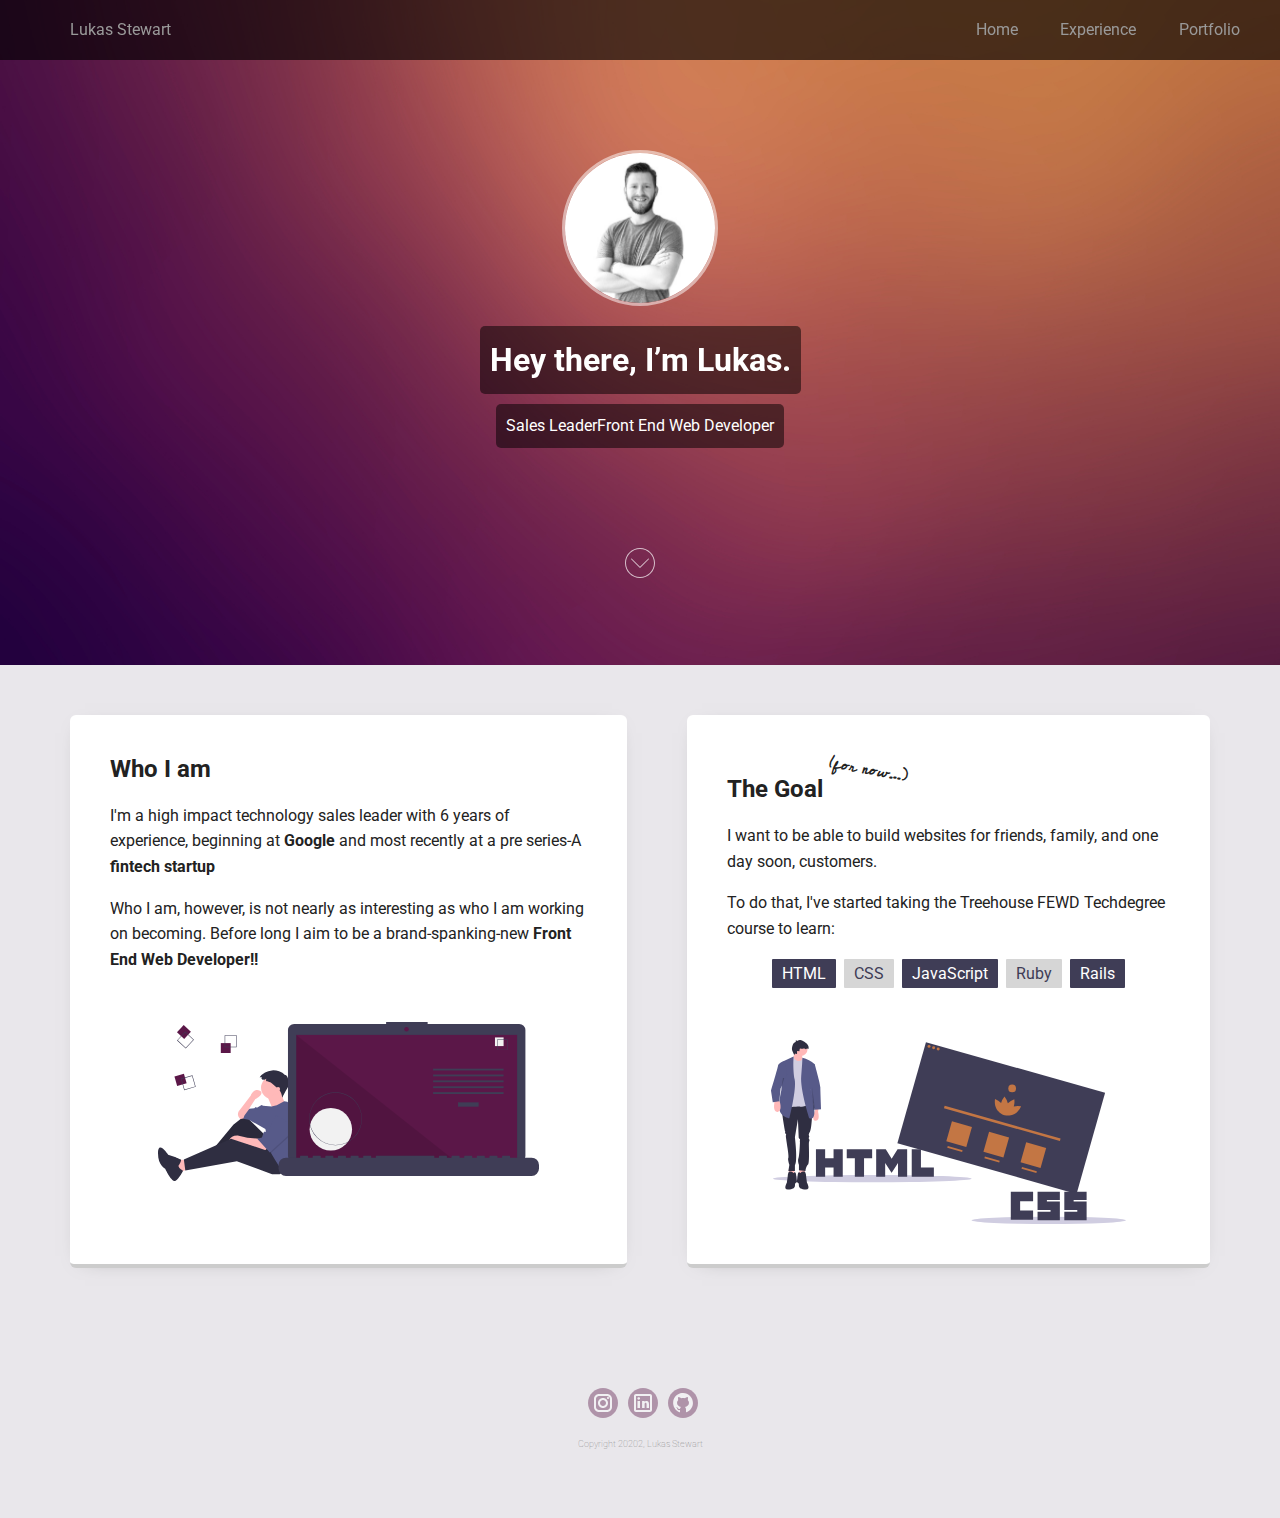
<file: index.html>
<!doctype html>
<html lang="en">
<head>
  <meta charset="utf-8">
  <title>Lukas Stewart's Profile</title>
  <meta name="viewport" content="width=device-width, initial-scale=1.0">
  <link rel="stylesheet" href="styles.css">
  <link href="https://fonts.googleapis.com/css?family=Muli%7CRoboto:400,300,500,700,900" rel="stylesheet">
  <link href="https://fonts.googleapis.com/css2?family=Cedarville+Cursive&display=swap" rel="stylesheet">
</head>
  <body>

    <div class="main-nav">
        <ul class="nav">
          <li class="name"> <a href="experience.html">Lukas Stewart</a></li>
          <li><a href="index.html" title="Home" class="menu link">Home</a></li>
          <li><a href="experience.html" title="Experience" class="menu link">Experience</a></li>
          <li><a href="#" title="Portfolio" class="menu link">Portfolio</a></li>
        </ul>
    </div>

    <header>
      <img src="images/headshot.png" alt="headshot of lukas stewart" class="profile-image hvr-bob">
      <h1 class="tag name hvr-float-shadow">Hey there, I’m Lukas.</h1>
      <p class="tag location"><span>Sales Leader</span><span>Front End Web Developer</span></p>
      <div class="learn-more-button">
        <img src="images/down-arrow.svg" alt="learn more button arrow" class="down-arrow">
      </a>
    </div>
    </header>

    <main class="flex">
      <div class="card">
        <h2>Who I am</h2>
        <p>I'm a high impact technology sales leader with 6 years of experience, beginning at <span class="emphasis">Google</span> and most recently at a pre series-A <span class="emphasis">fintech startup</span> </p>
        <p>Who I am, however, is not nearly as interesting as who I am working on becoming. Before long I aim to be a brand-spanking-new <span class="emphasis">Front End Web Developer!!</span></p>
        <img src="images/undraw_code_thinking_1jeh.svg" alt="illustration of coder thinking" class="undraw-illustration">
      </div> 

      <div class="card">
        <h2>The Goal <span class="hand-note">(for now...)</span></h2>
        <p>I want to be able to build websites for friends, family, and one day soon, customers.</p>
        <p>To do that, I've started taking the Treehouse FEWD Techdegree course to learn: </p>
        <ul class="skills">
          <li>HTML</li>
          <li>CSS</li>
          <li>JavaScript</li>
          <li>Ruby</li>
          <li>Rails</li>
        </ul>
        <img src="images/undraw_static_website_0107.svg" alt="illustration static website" class="undraw-illustration-right">

      </div> 

    </main>
    <footer class="main-footer">
      <ul>
        <li><a href="https://www.instagram.com/lukas.stewart/?hl=en" target="_blank" class="social instagram">Instagram</a></li>
        <li><a href="https://www.linkedin.com/in/lukasstewart/" target="_blank" class="social linkedin">LinkedIn</a></li>
        <li><a href="https://github.com/lukasstewart" target="_blank" class="social github">Github</a></li>
      </ul>
      <p class="copyright">Copyright 20202, Lukas Stewart</p>
    </footer>
  </body>
  </html>
</file>
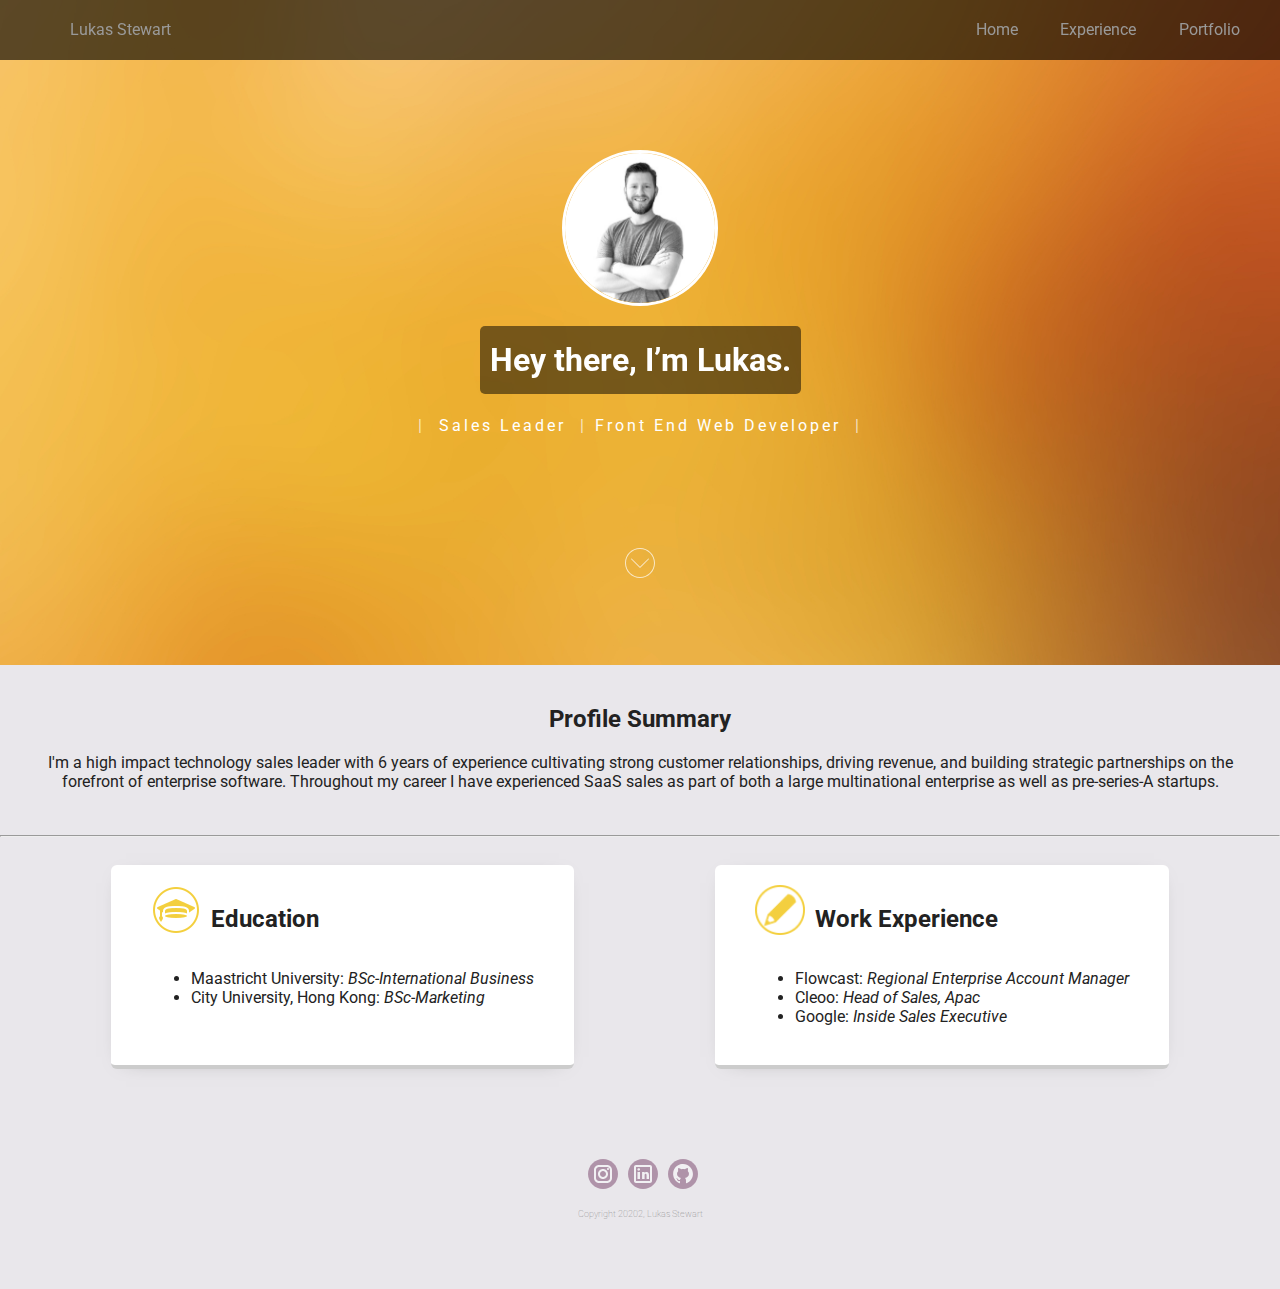
<file: experience.html>
<!doctype html>
<html lang="en">
<head>
  <meta charset="utf-8">
  <title>Lukas Stewart's Profile</title>
  <meta name="viewport" content="width=device-width, initial-scale=1.0">
  <link rel="stylesheet" href="styles.css">
  <link href="https://fonts.googleapis.com/css?family=Muli%7CRoboto:400,300,500,700,900" rel="stylesheet">
  <link href="https://fonts.googleapis.com/css2?family=Cedarville+Cursive&display=swap" rel="stylesheet">
</head>
  <body>

    <nav class="main-nav">
      <ul class="nav">
        <li class="name"> <a href="experience.html">Lukas Stewart</a></li>
        <li><a href="index.html" title="Home" class="menu link">Home</a></li>
        <li><a href="experience.html" title="Experience" class="menu link">Experience</a></li>
        <li><a href="portfolio.html" title="Portfolio" class="menu link">Portfolio</a></li>
      </ul>
    </nav>

    <header class="header-experience">
      <img src="images/headshot.png" alt="headshot of lukas stewart" class="profile-image-experience hvr-bob">
      <h1 class="tag name hvr-float-shadow">Hey there, I’m Lukas.</h1>
      <p class="tag occupation"><span>Sales Leader</span><span>Front End Web Developer</span></p>
      <a href="#main"><img src="images/down-arrow.svg" alt="learn more button arrow" class="down-arrow"></a>
    </header>

    <section class="profile-summary">
      <h2>Profile Summary</h2>
      <p>I'm a high impact technology sales leader with 6 years of experience cultivating strong customer relationships, driving revenue, and building strategic partnerships on the forefront of enterprise software. Throughout my career I have experienced SaaS sales as part of both a large multinational enterprise as well as pre-series-A startups.</p>
    </section> 
    <hr>
    <main class="main-experience flex" id="main">
      <section class="education resume-section card-exp">
        <div class="section-heading">
          <img src="images/icons8-education-50.png" alt="education icon" class="icon">
          <h2>Education</h2>
        </div>
        <ul>
          <li>Maastricht University: <em> BSc-International Business</em></li>
          <li>City University, Hong Kong: <em> BSc-Marketing</em></li>
        </ul>
      </section> 

      <section class="work resume-section card-exp">
        <div class="section-heading">
          <img src="images/icons8-pencil-48.png" alt="work experience icon" class="icon">
          <h2>Work Experience</h2>
        </div>
        <ul>
          <li>Flowcast: <em> Regional Enterprise Account Manager </em></li>
          <li>Cleoo: <em> Head of Sales, Apac</em></li>
          <li>Google: <em> Inside Sales Executive</em></li>

        </ul>
      </section> 
      
    </main>
    <footer class="main-footer">
      <ul>
        <li><a href="https://www.instagram.com/lukas.stewart/?hl=en" target="_blank" class="social instagram">Instagram</a></li>
        <li><a href="https://www.linkedin.com/in/lukasstewart/" target="_blank" class="social linkedin">LinkedIn</a></li>
        <li><a href="https://github.com/lukasstewart" target="_blank" class="social github">Github</a></li>
      </ul>
      <p class="copyright">Copyright 20202, Lukas Stewart</p>
    </footer>
  </body>
  </html>
</file>
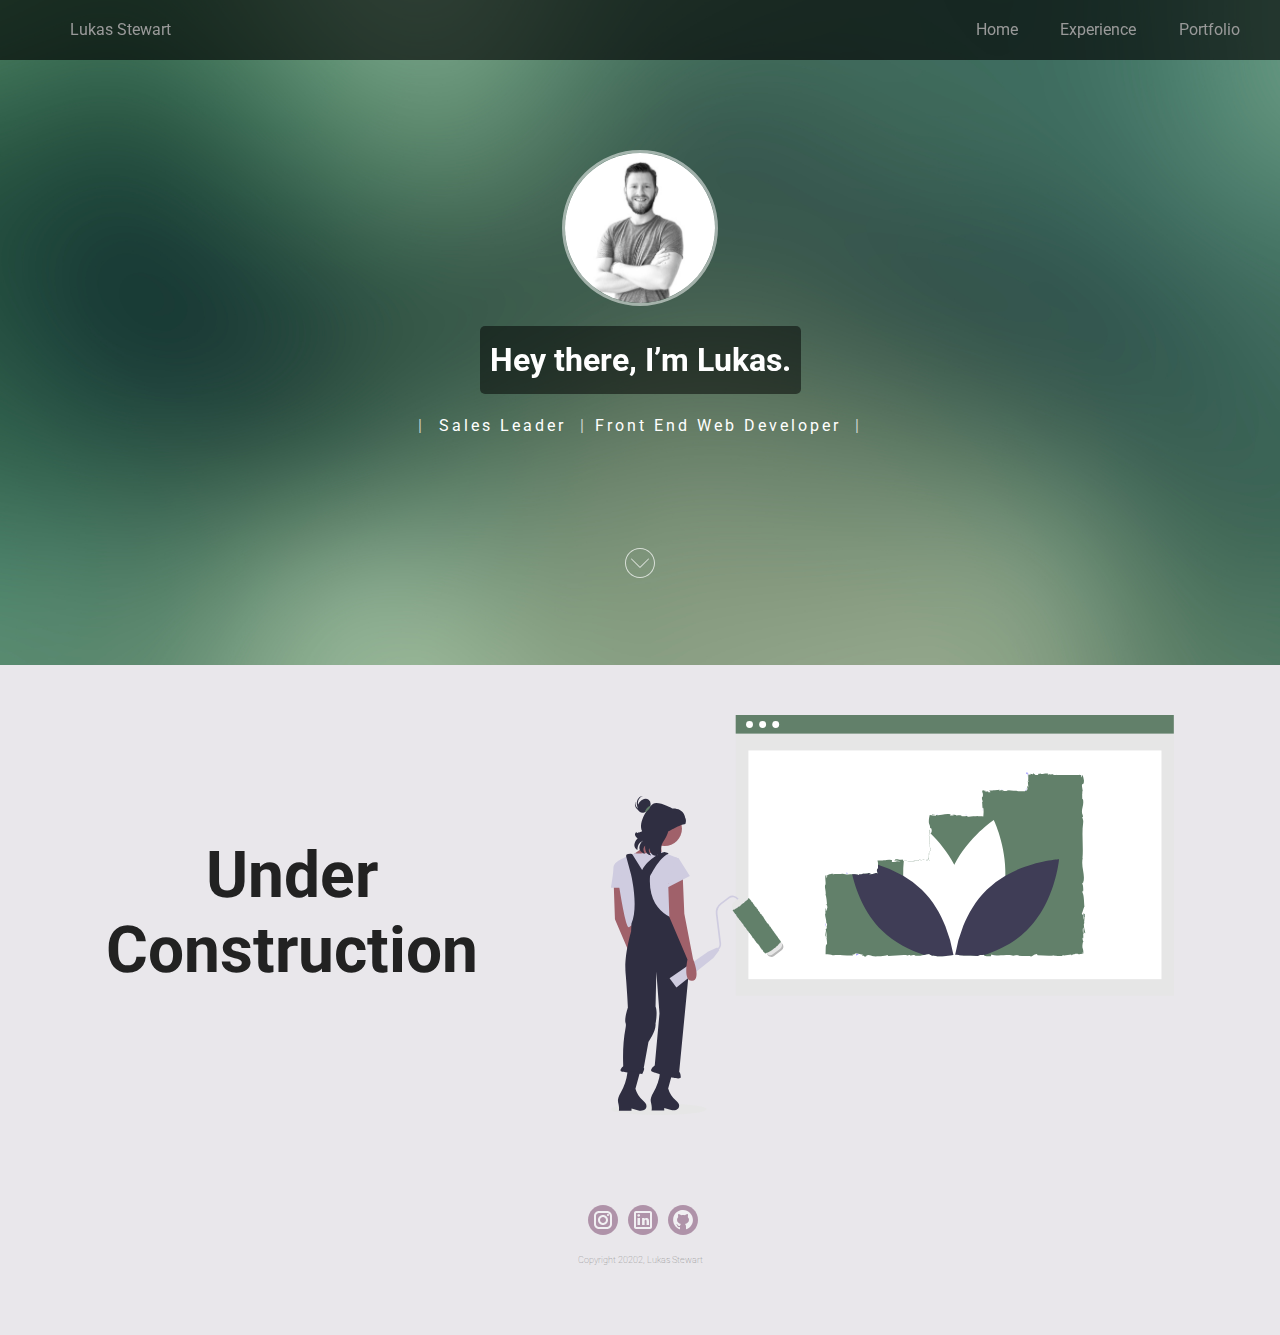
<file: portfolio.html>
<!doctype html>
<html lang="en">
<head>
  <meta charset="utf-8">
  <title>Lukas Stewart's Profile</title>
  <meta name="viewport" content="width=device-width, initial-scale=1.0">
  <link rel="stylesheet" href="styles.css">
  <link href="https://fonts.googleapis.com/css?family=Muli%7CRoboto:400,300,500,700,900" rel="stylesheet">
  <link href="https://fonts.googleapis.com/css2?family=Cedarville+Cursive&display=swap" rel="stylesheet">
</head>
  <body>

    <nav class="main-nav">
      <ul class="nav">
        <li class="name"> <a href="experience.html">Lukas Stewart</a></li>
        <li><a href="index.html" title="Home" class="menu link">Home</a></li>
        <li><a href="experience.html" title="Experience" class="menu link">Experience</a></li>
        <li><a href="portfolio.html" title="Portfolio" class="menu link">Portfolio</a></li>
      </ul>
    </nav>

    <header class="header-portfolio">
      <img src="images/headshot.png" alt="headshot of lukas stewart" class="profile-image hvr-bob">
      <h1 class="tag name hvr-float-shadow">Hey there, I’m Lukas.</h1>
      <p class="tag occupation"><span>Sales Leader</span><span>Front End Web Developer</span></p>
      <a href="#main"><img src="images/down-arrow.svg" alt="learn more button arrow" class="down-arrow"></a>
    </header>

    <main class="flex" id="main">
     <h2 class="under-construction-heading">Under<br> Construction</h2>
     <img src="images/undraw_work_in_progress_uhmv.svg" alt="under construction illustration" class="under-construction">
    </main>
    <footer class="main-footer">
      <ul>
        <li><a href="https://www.instagram.com/lukas.stewart/?hl=en" target="_blank" class="social instagram">Instagram</a></li>
        <li><a href="https://www.linkedin.com/in/lukasstewart/" target="_blank" class="social linkedin">LinkedIn</a></li>
        <li><a href="https://github.com/lukasstewart" target="_blank" class="social github">Github</a></li>
      </ul>
      <p class="copyright">Copyright 20202, Lukas Stewart</p>
    </footer>
  </body>
  </html>
</file>
<file: styles.css>
Global Layout Set-up

* { 
  box-sizing: border-box;
}
  
body {
  margin: 0;
  padding: 0;
  text-align: center;
  font-family: 'Roboto', sans-serif;
  color: #222;
  background: #e9e7eb;
}
/* Link Styles */

a {
  text-decoration: none;
  color: #999;
}
a:hover {
  color: #6633ff;
}

html {
  scroll-behavior: smooth;
}

/* Section Styles */

.main-nav {
  width: 100%;
  z-index: 2;
  background:rgba(0, 0, 0, 0.63);
  /* backdrop-filter: blur(20px); (kept becuase it's a cool effect but commented out due to browser compatability */
  min-height: 30px;
  padding-bottom: 10px;
  max-height: 50px;
  position: fixed;
  text-align: center;
}

.nav {
  display: flex;
  flex-wrap: wrap;
  font-weight: 400;
  list-style-type: none;
}

.nav a{
  display: inline-flex;
  flex-direction: column;
  align-items: center;
}

.menu-link {
  display: inline-flex;
  flex-direction: column;
  align-items: center;
  justify-content: space-between;
 
}
/* bold pseaudo element hidden under nav items: https://css-tricks.com/bold-on-hover-without-the-layout-shift/ */
.nav a::after {
  content: attr(title);
  height: 0;
  visibility: hidden;
  overflow: hidden;
  user-select: none;
  pointer-events: none;
  font-weight: 800;
  padding:10px
}

.nav .name {
    display: block;
    margin-right: auto;
    color: white;
}

.nav li {
  padding: 10px
}

.nav a {
  transition: all .5s;
}

.nav a:hover {
  color: white;
  font-weight: 800
}

header {
  text-align: center;
  background: url('images/9.jpg') no-repeat top center ;
  background-size: cover;
  overflow: hidden;
  padding-top: 60px;
}
header {
  line-height: 1.5;
}
header .profile-image {
  margin-top: 90px;
  width: 150px;
  height: 150px;
  border-radius: 50%;
  border: 3px solid rgba(255, 255, 255, 0.521);
  transition: all .5s;
  margin-bottom: 10px;
}

/* start of animations css */
/* profile picture hover animation : code adapted from https://ianlunn.github.io/Hover/ */
@-webkit-keyframes hvr-bob {
  0% {
    -webkit-transform: translateY(-8px);
    transform: translateY(-8px);
  }
  50% {
    -webkit-transform: translateY(-4px);
    transform: translateY(-4px);
  }
  100% {
    -webkit-transform: translateY(-8px);
    transform: translateY(-8px);
  }
}
@keyframes hvr-bob {
  0% {
    -webkit-transform: translateY(-8px);
    transform: translateY(-8px);
  }
  50% {
    -webkit-transform: translateY(-4px);
    transform: translateY(-4px);
  }
  100% {
    -webkit-transform: translateY(-8px);
    transform: translateY(-8px);
  }
}
@-webkit-keyframes hvr-bob-float {
  100% {
    -webkit-transform: translateY(-8px);
    transform: translateY(-8px);
  }
}
@keyframes hvr-bob-float {
  100% {
    -webkit-transform: translateY(-8px);
    transform: translateY(-8px);
  }
}
.hvr-bob {
  display: inline-block;
  vertical-align: middle;
  -webkit-transform: perspective(1px) translateZ(0);
  transform: perspective(1px) translateZ(0);
  box-shadow: 0 0 1px rgba(0, 0, 0, 0);
}
.hvr-bob:hover, .hvr-bob:focus, .hvr-bob:active {
  -webkit-animation-name: hvr-bob-float, hvr-bob;
  animation-name: hvr-bob-float, hvr-bob;
  -webkit-animation-duration: .3s, 1.5s;
  animation-duration: .3s, 1.5s;
  -webkit-animation-delay: 0s, .3s;
  animation-delay: 0s, .3s;
  -webkit-animation-timing-function: ease-out, ease-in-out;
  animation-timing-function: ease-out, ease-in-out;
  -webkit-animation-iteration-count: 1, infinite;
  animation-iteration-count: 1, infinite;
  -webkit-animation-fill-mode: forwards;
  animation-fill-mode: forwards;
  -webkit-animation-direction: normal, alternate;
  animation-direction: normal, alternate;
}

/* name box hover animation : code adapted from https://ianlunn.github.io/Hover/ */
.hvr-float-shadow {
  display: inline-block;
  vertical-align: middle;
  -webkit-transform: perspective(1px) translateZ(0);
  transform: perspective(1px) translateZ(0);
  box-shadow: 0 0 1px rgba(0, 0, 0, 0);
  position: relative;
  -webkit-transition-duration: 0.3s;
  transition-duration: 0.3s;
  -webkit-transition-property: transform;
  transition-property: transform;
}
.hvr-float-shadow:before {
  pointer-events: none;
  position: absolute;
  z-index: -1;
  content: '';
  top: 100%;
  left: 5%;
  height: 10px;
  width: 90%;
  opacity: 0;
  background: -webkit-radial-gradient(center, ellipse, rgba(0, 0, 0, 0.35) 0%, rgba(0, 0, 0, 0) 80%);
  background: radial-gradient(ellipse at center, rgba(0, 0, 0, 0.35) 0%, rgba(0, 0, 0, 0) 80%);
  /* W3C */
  -webkit-transition-duration: 0.3s;
  transition-duration: 0.3s;
  -webkit-transition-property: transform, opacity;
  transition-property: transform, opacity;
}
.hvr-float-shadow:hover, .hvr-float-shadow:focus, .hvr-float-shadow:active {
  -webkit-transform: translateY(-5px);
  transform: translateY(-5px);
  /* move the element up by 5px */
}
.hvr-float-shadow:hover:before, .hvr-float-shadow:focus:before, .hvr-float-shadow:active:before {
  opacity: 1;
  -webkit-transform: translateY(5px);
  transform: translateY(5px);
  /* move the element down by 5px (it will stay in place because it's attached to the element that also moves up 5px) */
}  /* end of animations css */
 
.tag {
  background-color: #00000081;
  color: white;
  padding: 10px;
  border-radius: 5px;
  display: table;
  margin: 10px auto;
} 
.occupation {
  background-color: transparent;
  color:white;
  letter-spacing: 3px;
  margin-top: 10px;
}

.down-arrow  {
opacity:.7;
margin-top: 90px;
margin-bottom: 80px;
}

.down-arrow:hover {
opacity: 1;
transform: scale(1.2);
}

/**
 occupation vertical dividers : code adapted from KARD theme (https://www.styleshout.com/free-templates/kards/)
*/
.occupation span {
  display: inline-block;
}
.occupation span::after {
	content: "|";
	text-align: center;
	display: inline-block;
	padding: 0 8px 0 14px;
	color: rgba(255, 255, 255, 0.692);
}
.occupation span:first-child::before {
	content: "|";
	text-align: center;
	display: inline-block;
	padding: 0 14px 0 8px;
	color: rgba(255, 255, 255, 0.692);
} /** occupation vertical dividers*/

.card {
  margin: 30px;
  padding: 20px 40px 40px;
  max-width: 500px;
  text-align: left;
  background: #fff;
  border-bottom: 4px solid #ccc;
  border-radius: 6px;
  transition: all .5s;
  box-shadow: 0px 3px 20px -15px rgb(122, 122, 122);
}
.card:hover {
  border-color: #420B45;
}

.emphasis {
font-weight: bolder;
}

.undraw-illustration {
  width: 80%;
  display: block;
  margin-top: 50px;
  margin-left: auto;
  margin-right: auto;
}

.hand-note {
display: inline-block;
font-family: Cedarville Cursive;
transform: rotate(10deg);
font-size: .65em;
vertical-align: 80%;
}

.undraw-illustration-right {
  width: 80%;
  display: block;
  margin-top: 50px;
  margin-left: auto;
  margin-right: auto;
  }

ul.skills {
  padding: 0;
  text-align: center;
}

.skills li {
  border-radius: 1px;
  display: inline-block;
  background: #D6D6D6;
  color: #3F3D56;
  padding: 5px 10px;
  margin: 2px;
}

.skills li:nth-child(odd) {
  background: #3F3D56;
  color:white
}

footer {
  width: 100%;
  min-height: 30px;
  padding: 20px 0px 20px;
}

footer .copyright {
  top: 8px;
  font-size: .45em;
  color: grey;
  font-weight: 100;
  padding-top: 10px;
}

.main-footer {
margin-top: 70px;
}

footer ul {
  list-style-type: none;
  margin: 0;
  padding: 0;
}

footer ul li {
  display: inline-block;
}

a.social {
  display: inline-block;
  text-indent: -9999px;
  margin-left: 5px;
  width: 30px;
  height: 30px;
  background-size: 30px 30px;
  opacity: .4;
  transition: all .5s;
}
a.instagram {
  background-image: url(images/icons8-instagram.svg);
}
a.linkedin {
  background-image: url(images/icons8-linkedin.svg);
}
a.github {
  background-image: url(images/icons8-github.svg);
}
a.social:hover {
  opacity: 1;
  transform: scale(1.2);
}
.clearfix {
  clear: both;
}

/* Styles for larger screens */
@media screen and (min-width: 720px) {
  
  .flex {
      display: -ms-flexbox;      /* TWEENER - IE 10 */
      display: flex; 
      max-width: 1200px;
      -ms-flex-pack: distribute;
      justify-content: space-around;
      margin: 0 auto;
  }

  header {
    min-height: 470px;
  }

  .nav {
    max-width: 1200px;
    padding-top: 10px;
    margin: auto;
  }


  main {
    padding-top: 20px;
  }

  main p {
    line-height: 1.6em;
  }

  footer {
    font-size: 1.3em;
    max-width: 1200px;
    margin: 40px auto;
  }

}

/* experience page css */
.header-experience {
  text-align: center;
  background:url(images/8.jpg);
  background-size: cover;
  overflow: hidden;
  padding-top: 60px;
 }

.profile-image-experience {
  margin-top: 90px;
  width: 150px;
  height: 150px;
  border-radius: 50%;
  border: 3px solid white;
  transition: all .5s;
  margin-bottom: 10px;
}

.main-experience {
  display: -ms-flexbox;      /* TWEENER - IE 10 */
  max-width: 1200px;
  margin: auto;
}

.profile-summary {
  max-width: 1200px;
  margin: auto;
  padding-bottom: 20px;
  padding-top: 20px;
}

.section-heading {
  display: flex;
}

.education {
  padding: 20px 40px 40px;
  background: #fff;
  border-bottom: 4px solid #ccc;
  border-radius: 6px;
  transition: all .5s;
  box-shadow: 0px 3px 20px -15px rgb(122, 122, 122);
  height: 160px;
}

.work {
  padding: 20px 40px 40px;
  background: #fff;
  border-bottom: 4px solid #ccc;
  border-radius: 6px;
  transition: all .5s;
  box-shadow: 0px 3px 20px -15px rgb(122, 122, 122);
  height: 160px;
}

.icon {
  height: 50px;
  width: 50px;
  opacity: .8;
  padding-right: 10px;
}

.resume-section {
  text-align: left;
  max-width: 1200px;
  margin: auto;
  padding-bottom: 20px;
  padding-top: 20px;
}

.card-exp:hover {
  border-color: #ffe602;
}

/* portfolio page css */
.header-portfolio {
  text-align: center;
  background: url('images/11.jpg') no-repeat top center ;
  background-size: cover;
  overflow: hidden;
  padding-top: 60px;
}

.under-construction {
  height: 400px;
  padding-top: 30px;
}

.under-construction-heading {
  padding-top: 100px;
  font-size: 4em;
}
</file>
